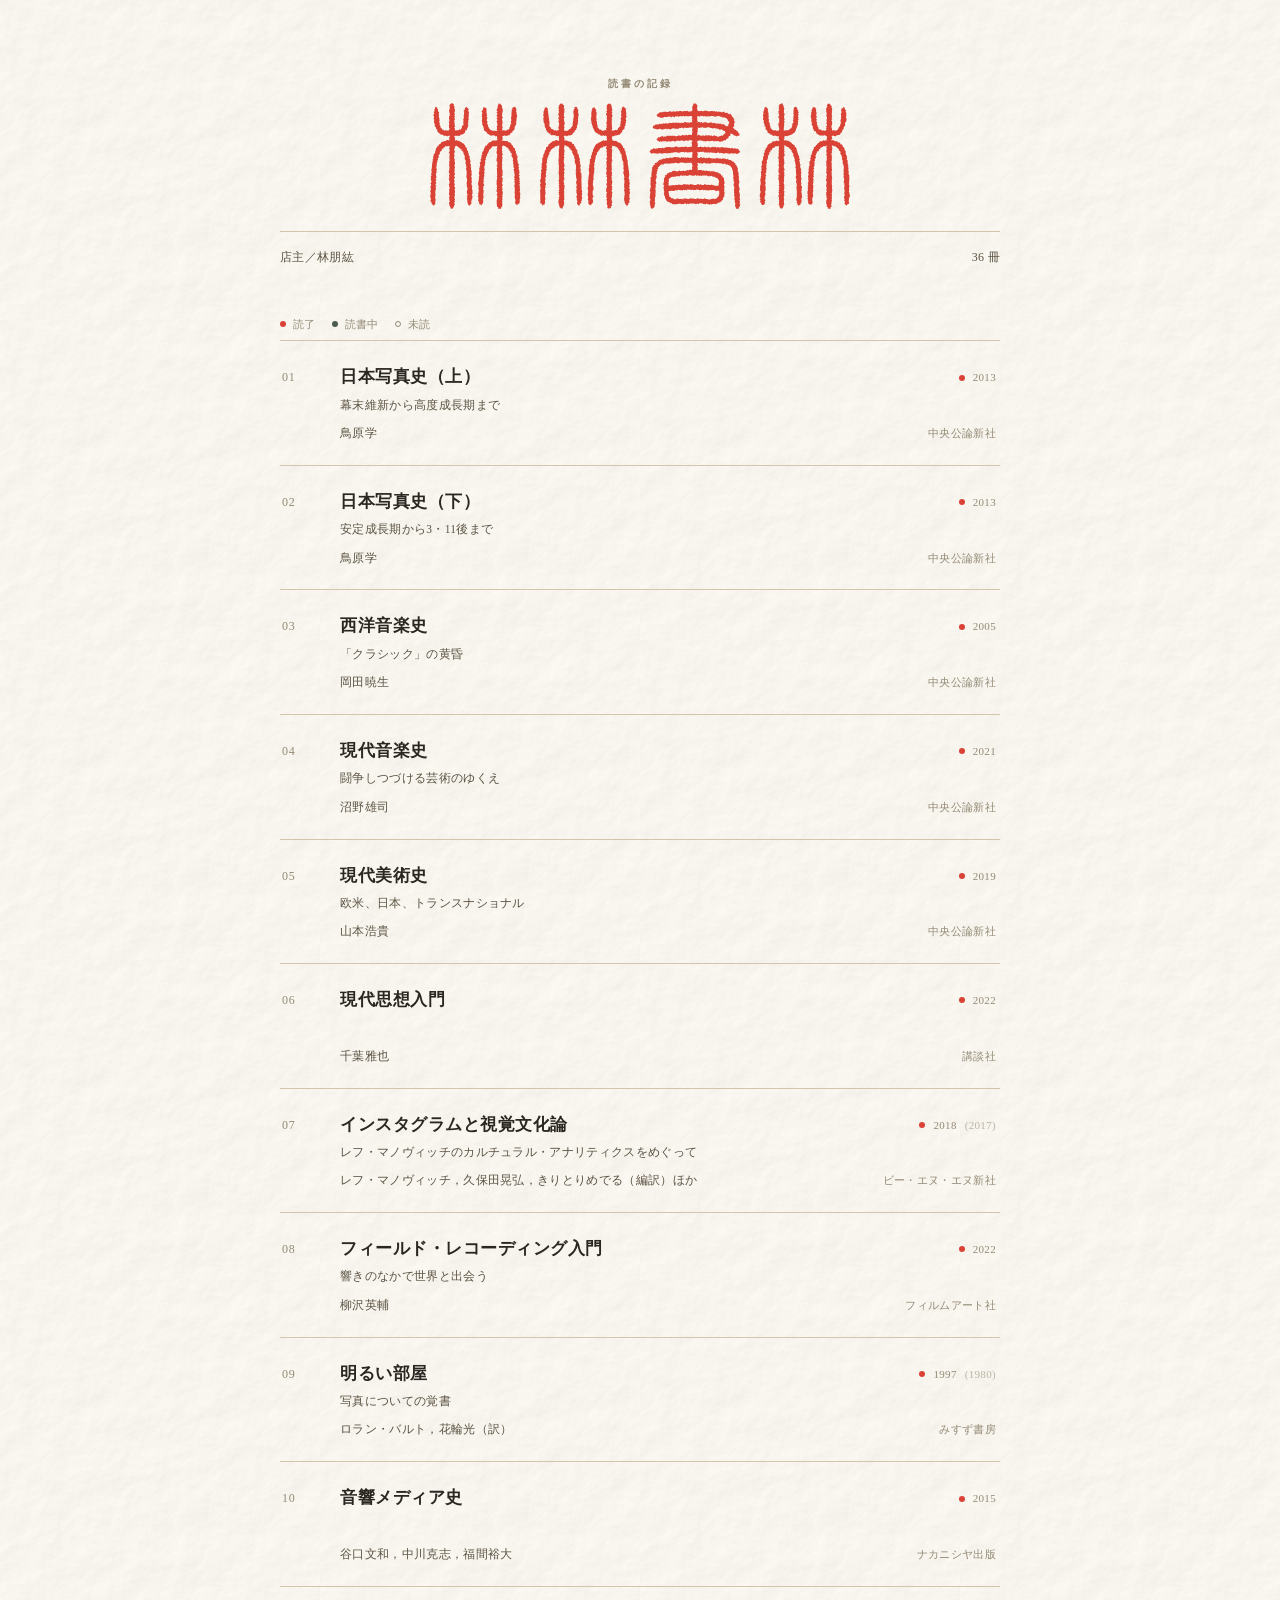
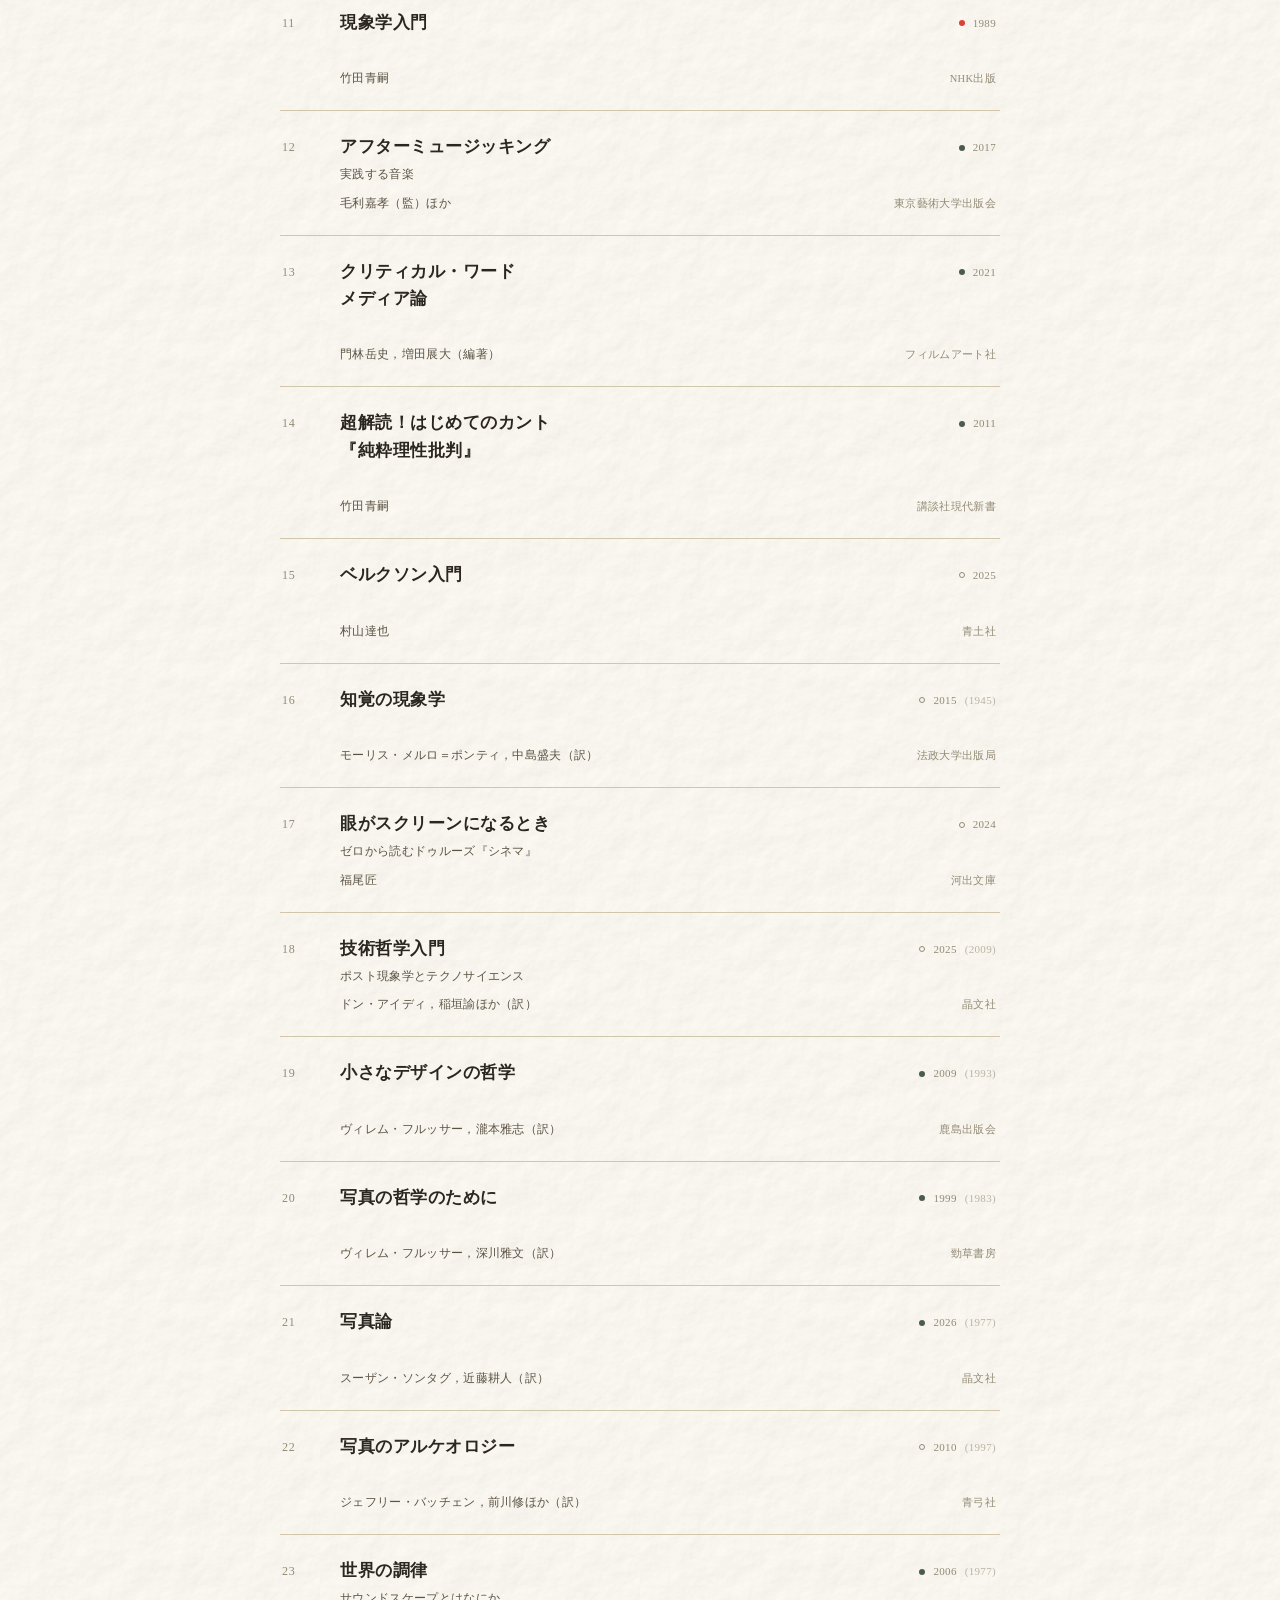
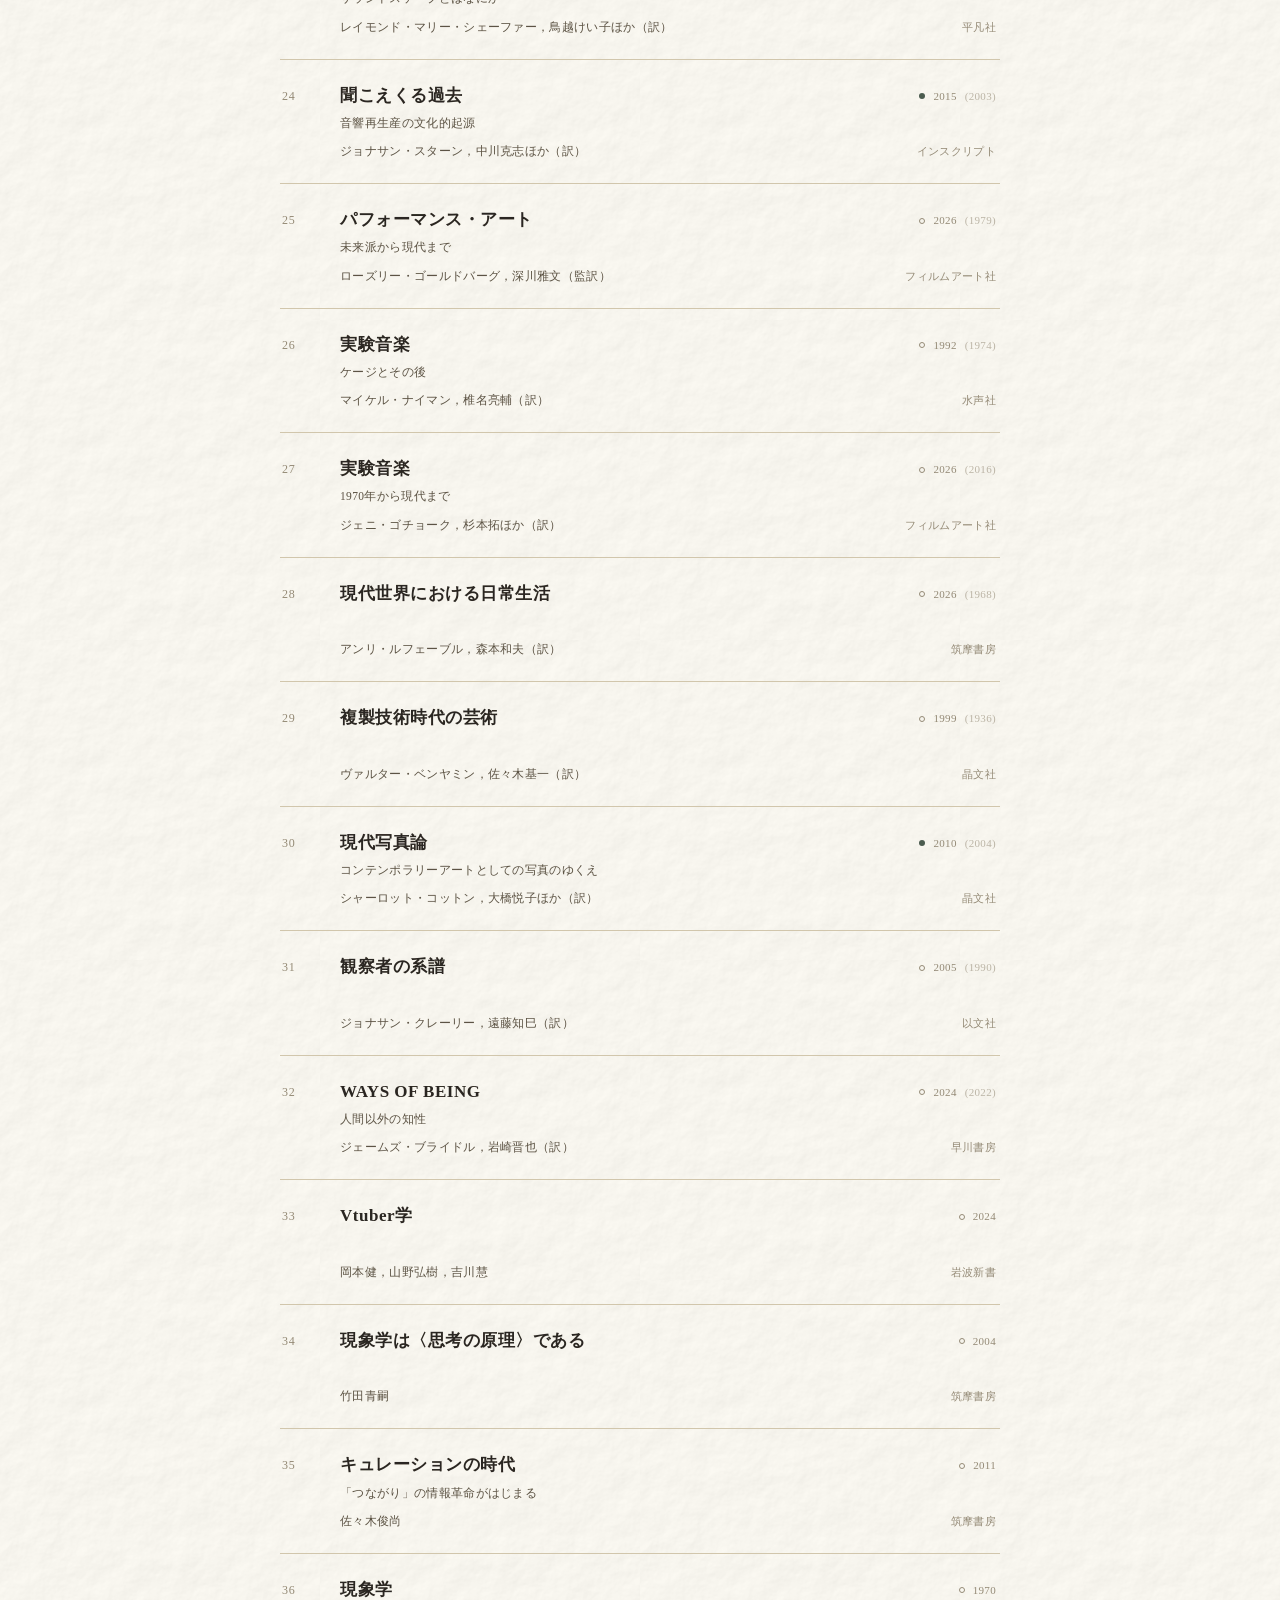
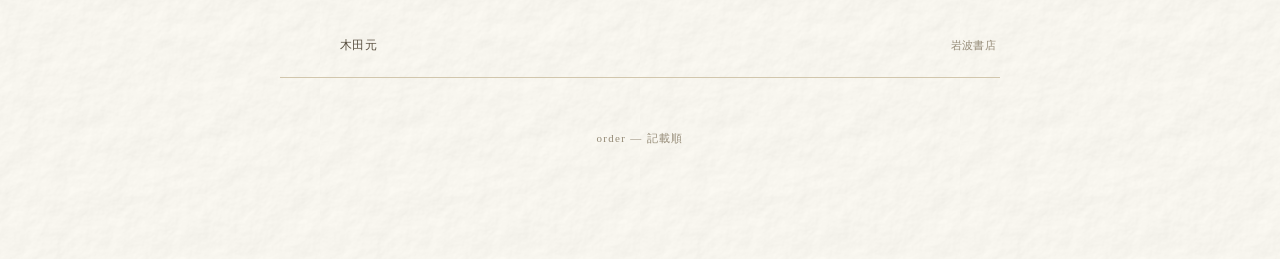
<file: index.html>
<!DOCTYPE html>
<html lang="ja">
<head>
<meta charset="UTF-8" />
<meta name="viewport" content="width=device-width, initial-scale=1.0" />
<link rel="icon" type="image/svg+xml" href="favicon.svg" />
<title>林林書林</title>
<link rel="stylesheet" href="style.css" />
</head>
<body>

<svg width="0" height="0" style="position:absolute; overflow:hidden;">
  <filter id="stamp-bleed" x="-30%" y="-30%" width="160%" height="160%">
    <feTurbulence type="fractalNoise" baseFrequency="0.9" numOctaves="2" seed="7" result="noise"/>
    <feDisplacementMap in="SourceGraphic" in2="noise" scale="0.7" xChannelSelector="R" yChannelSelector="G"/>
  </filter>
  <filter id="text-bleed" x="-20%" y="-20%" width="140%" height="140%">
    <feTurbulence type="fractalNoise" baseFrequency="0.75" numOctaves="2" seed="5" result="noise"/>
    <feDisplacementMap in="SourceGraphic" in2="noise" scale="0.7" xChannelSelector="R" yChannelSelector="G"/>
  </filter>
  <filter id="logo-bleed" x="-20%" y="-20%" width="140%" height="140%">
    <feTurbulence type="fractalNoise" baseFrequency="0.6" numOctaves="2" seed="12" result="noise"/>
    <feDisplacementMap in="SourceGraphic" in2="noise" scale="0.9" xChannelSelector="R" yChannelSelector="G"/>
  </filter>
</svg>

<div class="wrap">

  <header class="site-header">
    <span class="site-header__eyebrow">読書の記録</span>
    <h1 class="site-title">
      <img class="site-logo" src="logo.svg" alt="林林書林">
    </h1>
    <div class="site-meta">
      <span>店主／林朋紘</span>
      <span class="site-meta__count" id="book-count"></span>
    </div>
  </header>

  <ul class="status-legend" aria-label="読書状況の凡例">
    <li><span class="status-dot status-dot--read"></span>読了</li>
    <li><span class="status-dot status-dot--reading"></span>読書中</li>
    <li><span class="status-dot status-dot--unread"></span>未読</li>
  </ul>

  <ul class="book-list" id="book-list"></ul>

  <footer class="site-footer">
    order — 記載順
  </footer>

</div>

<script src="data.js"></script>
<script>
  const listEl = document.getElementById("book-list");
  const countEl = document.getElementById("book-count");
  countEl.textContent = BOOKS.length + " 冊";

  BOOKS.forEach((book, i) => {
    const li = document.createElement("li");
    li.className = "book-row";

    const num = String(i + 1).padStart(2, "0");
    const yearText = book.origYear
      ? `${book.year}<span style="opacity:.6"> (${book.origYear})</span>`
      : `${book.year}`;
    const status = book.status || "read";
    const dotClass = "status-dot--" + status;
    const dotTitle = { read: "読了", reading: "読書中", unread: "未読" }[status];

    li.innerHTML = `
      <a href="book.html?id=${i}">
        <span class="book-row__num">${num}</span>
        <span class="book-row__title">${book.title}</span>
        <span class="book-row__subtitle">${book.subtitle || "&nbsp;"}</span>
        <span class="book-row__author">${book.author}</span>
        <span class="book-row__year">
          <span class="status-dot ${dotClass}" title="${dotTitle}" aria-label="${dotTitle}"></span>
          ${yearText}
        </span>
        ${book.publisher ? `<span class="book-row__publisher">${book.publisher}</span>` : ""}
      </a>
    `;
    listEl.appendChild(li);
  });
</script>
</body>
</html>
</file>
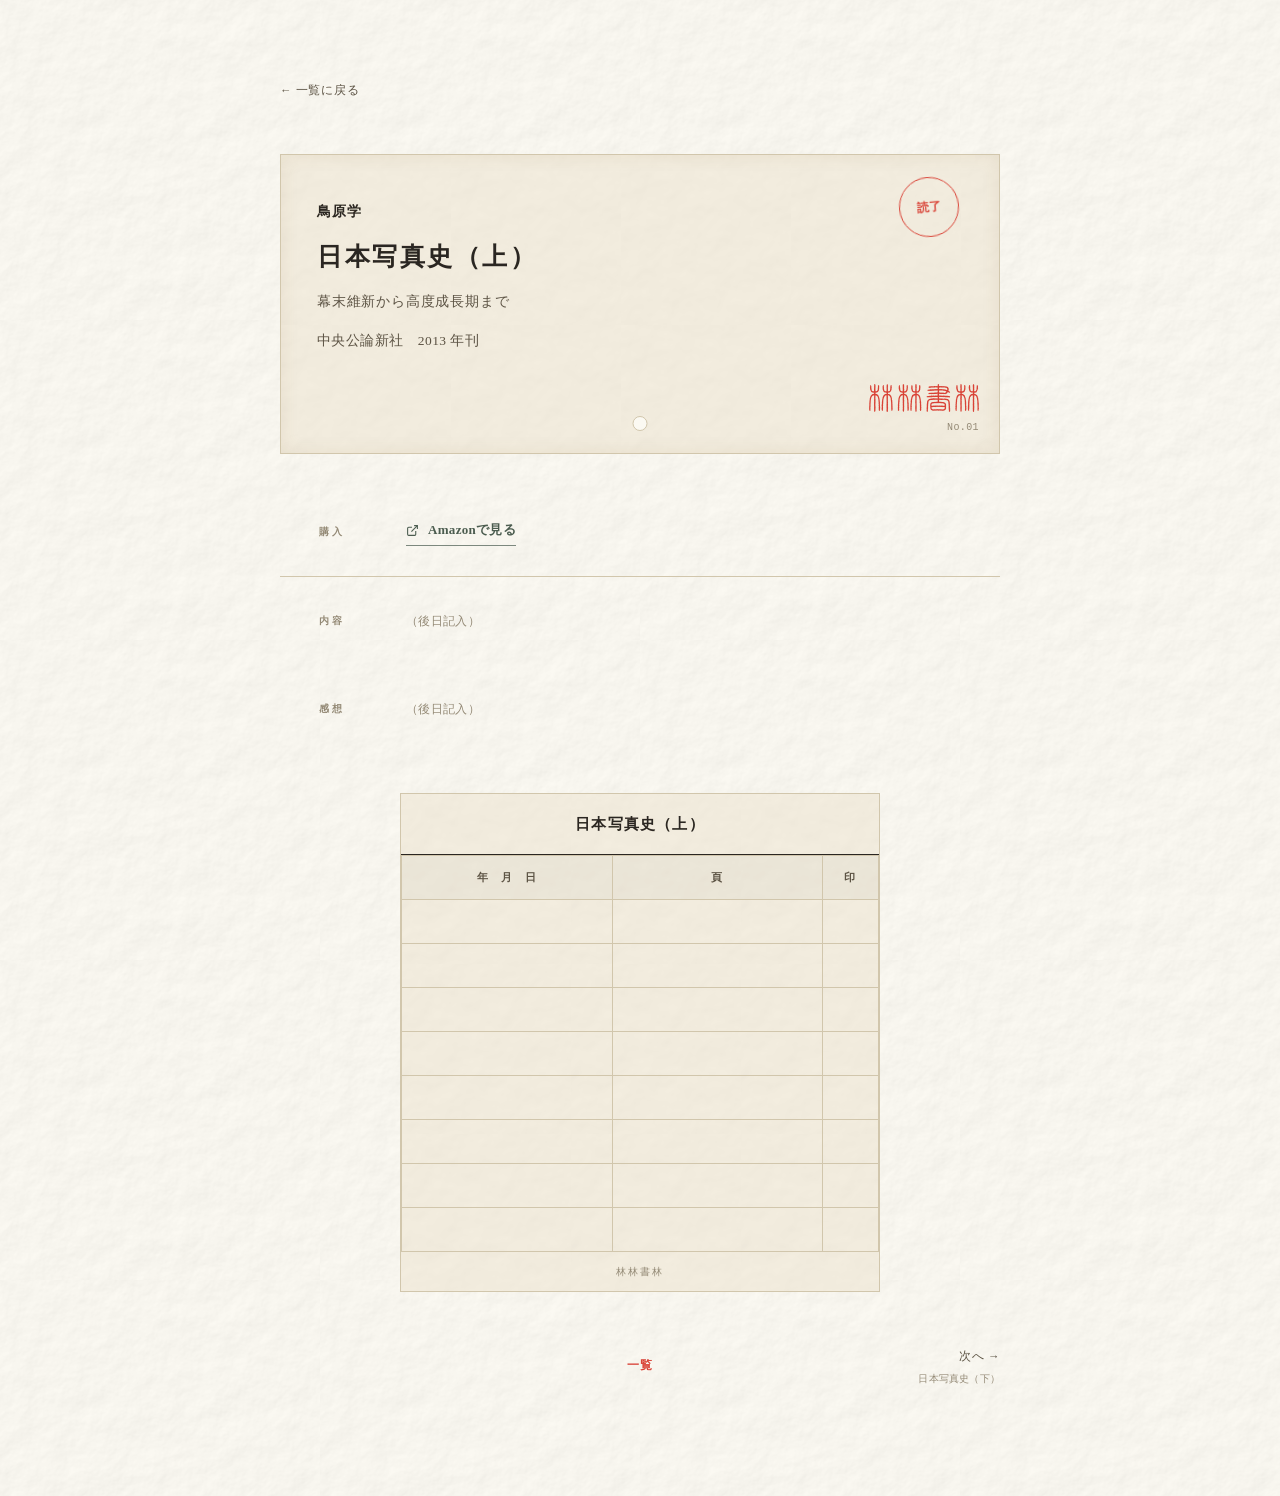
<file: book.html>
<!DOCTYPE html>
<html lang="ja">
<head>
<meta charset="UTF-8" />
<meta name="viewport" content="width=device-width, initial-scale=1.0" />
<link rel="icon" type="image/svg+xml" href="favicon.svg" />
<title id="page-title">林林書林</title>
<link rel="stylesheet" href="style.css" />
</head>
<body>

<svg width="0" height="0" style="position:absolute; overflow:hidden;">
  <filter id="stamp-bleed" x="-30%" y="-30%" width="160%" height="160%">
    <feTurbulence type="fractalNoise" baseFrequency="0.9" numOctaves="2" seed="7" result="noise"/>
    <feDisplacementMap in="SourceGraphic" in2="noise" scale="0.7" xChannelSelector="R" yChannelSelector="G"/>
  </filter>
  <filter id="text-bleed" x="-20%" y="-20%" width="140%" height="140%">
    <feTurbulence type="fractalNoise" baseFrequency="0.75" numOctaves="2" seed="5" result="noise"/>
    <feDisplacementMap in="SourceGraphic" in2="noise" scale="0.7" xChannelSelector="R" yChannelSelector="G"/>
  </filter>
  <filter id="logo-bleed" x="-20%" y="-20%" width="140%" height="140%">
    <feTurbulence type="fractalNoise" baseFrequency="0.6" numOctaves="2" seed="12" result="noise"/>
    <feDisplacementMap in="SourceGraphic" in2="noise" scale="0.9" xChannelSelector="R" yChannelSelector="G"/>
  </filter>
</svg>

<div class="wrap">

  <a href="index.html" class="back-link">&larr; 一覧に戻る</a>

  <article id="detail-root"></article>

  <nav class="pager" id="pager"></nav>

</div>

<script src="data.js"></script>
<script>
  const params = new URLSearchParams(window.location.search);
  let id = parseInt(params.get("id"), 10);
  if (isNaN(id) || id < 0 || id >= BOOKS.length) id = 0;

  const book = BOOKS[id];
  document.getElementById("page-title").textContent = book.title.replace(/\n/g, "") + " ｜ 林林書林";

  const num = String(id + 1).padStart(2, "0");
  const yearLine = book.origYear
    ? `${book.year} 年刊（原著 ${book.origYear} 年）`
    : `${book.year} 年刊`;

  const descText = book.description && book.description.trim()
    ? book.description
    : "（後日記入）";
  const descClass = book.description && book.description.trim() ? "" : " is-empty";

  // 感想は日付付きで増やしていける配列方式。
  // book.impressions = [{ date: "26.7.12", text: "..." }, ...] を data.js に足すたびに1件ずつ増える。
  const impressions = book.impressions || [];
  let impressionsHtml = "";
  if (impressions.length) {
    impressionsHtml = impressions.map((entry, i) => `
      <details class="impression-entry">
        <summary class="impression-entry__date">${entry.date || "（日付未記入）"}</summary>
        <p class="detail-text">${entry.text}</p>
      </details>
    `).join("");
  } else {
    impressionsHtml = `<p class="detail-text is-empty">（後日記入）</p>`;
  }

  const status = book.status || "read";
  const stampClass = "stamp--" + status;
  const stampText = { read: "読了", reading: "読書中", unread: "未読" }[status];
  // A stable pseudo-random angle per book, like individually hand-stamped cards.
  const stampAngle = ((((id + 1) * 37) % 17) - 8) + "deg";

  // 返却期限カード風の読書記録。book.log = [{date:"48.3.-6", page:"32"}, ...] を data.js に足すと埋まる。
  const READING_LOG_ROWS = 8;
  const log = book.log || [];
  let logRowsHtml = "";
  for (let i = 0; i < READING_LOG_ROWS; i++) {
    const entry = log[i];
    if (entry) {
      const logAngle = ((((id + 1) * 37 + (i + 1) * 53) % 21) - 10) + "deg";
      logRowsHtml += `
        <tr>
          <td><span class="return-card__value">${entry.date}</span></td>
          <td><span class="return-card__value">${entry.page || ""}</span></td>
          <td class="return-card__stampcol"><span class="return-card__stamp" style="--stamp-angle: ${logAngle}"></span></td>
        </tr>`;
    } else {
      logRowsHtml += `<tr><td>&nbsp;</td><td></td><td></td></tr>`;
    }
  }

  document.getElementById("detail-root").innerHTML = `
    <div class="catalog-card">
      <div class="catalog-card__entry">
        <p class="catalog-card__author">${book.author}</p>
        <p class="catalog-card__title">${book.title}</p>
        ${book.subtitle ? `<p class="catalog-card__subtitle">${book.subtitle}</p>` : ""}
        <p class="catalog-card__pub">${book.publisher ? book.publisher + "　" : ""}${yearLine}</p>
      </div>

      <div class="stamp ${stampClass}" style="--stamp-angle: ${stampAngle}">${stampText}</div>
      <div class="catalog-card__hole"></div>
      <div class="catalog-card__reg-wrap">
        <img class="catalog-card__logo" src="logo.svg" alt="林林書林">
        <span class="catalog-card__reg">No.${num}</span>
      </div>
    </div>

    <div class="detail-body">
      <section class="detail-section">
        <span class="detail-section__label">購入</span>
        <a class="amazon-link" href="${book.amazon}" target="_blank" rel="noopener noreferrer">
          <svg viewBox="0 0 24 24" fill="none" stroke="currentColor" stroke-width="2">
            <path d="M18 13v6a2 2 0 0 1-2 2H5a2 2 0 0 1-2-2V8a2 2 0 0 1 2-2h6" />
            <polyline points="15 3 21 3 21 9" />
            <line x1="10" y1="14" x2="21" y2="3" />
          </svg>
          Amazonで見る
        </a>
      </section>

      <section class="detail-section">
        <span class="detail-section__label">内容</span>
        <p class="detail-text${descClass}">${descText}</p>
      </section>

      <section class="detail-section detail-section--impressions">
        <span class="detail-section__label">感想</span>
        <div class="detail-impressions">
          ${impressionsHtml}
        </div>
      </section>
    </div>

    <section class="return-card">
      <div class="return-card__title">${book.title.replace(/\n/g, "")}</div>
      <table class="return-card__table">
        <thead>
          <tr>
            <th>年　月　日</th>
            <th>頁</th>
            <th class="return-card__stampcol">印</th>
          </tr>
        </thead>
        <tbody>
          ${logRowsHtml}
        </tbody>
      </table>
      <div class="return-card__footer">林林書林</div>
    </section>
  `;

  const hasPrev = id > 0;
  const hasNext = id < BOOKS.length - 1;
  const prevBook = hasPrev ? BOOKS[id - 1] : null;
  const nextBook = hasNext ? BOOKS[id + 1] : null;

  document.getElementById("pager").innerHTML = `
    <a class="pager__link pager__link--prev ${hasPrev ? "" : "pager__link--disabled"}"
       href="${hasPrev ? `book.html?id=${id - 1}` : "#"}">
      <span>&larr; 前へ</span>
      ${hasPrev ? `<span class="pager__label-title">${prevBook.title}</span>` : ""}
    </a>
    <a class="pager__home" href="index.html">一覧</a>
    <a class="pager__link pager__link--next ${hasNext ? "" : "pager__link--disabled"}"
       href="${hasNext ? `book.html?id=${id + 1}` : "#"}">
      <span>次へ &rarr;</span>
      ${hasNext ? `<span class="pager__label-title">${nextBook.title}</span>` : ""}
    </a>
  `;
</script>
</body>
</html>
</file>
<file: style.css>
:root {
  --paper: #fbf9f2;
  --ink: #2b2620;
  --ink-soft: #5c5344;
  --ink-faint: #948a76;
  --line: #d1c6ac;
  --line-soft: rgba(91, 78, 55, 0.18);
  --accent: #4b5c4f;
  --accent-soft: #7c887e;
  --stamp: #d94236;;
  --serif-display: "CompositeMincho", "游明朝", "Yu Mincho", YuMincho, serif;
  --font-base: "CompositeMincho", "游明朝", "Yu Mincho", YuMincho, serif;
}

@font-face {
  font-family: "CompositeMincho";
  font-weight: 400;
  src: local("Times New Roman"), local("Times");
  unicode-range: U+0000-024F, U+2000-206F, U+2070-209F, U+20A0-20CF;
}
@font-face {
  font-family: "CompositeMincho";
  font-weight: 500;
  src: local("Times New Roman Bold"), local("Times New Roman"), local("Times");
  unicode-range: U+0000-024F, U+2000-206F, U+2070-209F, U+20A0-20CF;
}
@font-face {
  font-family: "CompositeMincho";
  font-weight: 400;
  src: local("游明朝"), local("Yu Mincho"), local("YuMincho"), local("Hiragino Mincho ProN");
  unicode-range: U+3000-30FF, U+3400-4DBF, U+4E00-9FFF, U+F900-FAFF, U+FF00-FFEF;
}
@font-face {
  font-family: "CompositeMincho";
  font-weight: 700;
  src: local("游明朝 Demibold"), local("Yu Mincho Demibold"), local("游明朝"), local("Yu Mincho"), local("YuMincho"), local("Hiragino Mincho ProN");
  unicode-range: U+3000-30FF, U+3400-4DBF, U+4E00-9FFF, U+F900-FAFF, U+FF00-FFEF;
}

* { box-sizing: border-box; }
html { scroll-behavior: smooth; }

body {
  margin: 0;
  position: relative;
  font-family: var(--font-base);
  background-color: var(--paper);
  color: var(--ink);
  line-height: 1.9;
  letter-spacing: 0.02em;
  -webkit-font-smoothing: antialiased;
}

.site-header__eyebrow,
.site-title,
.site-meta,
.book-row__num,
.book-row__title,
.book-row__subtitle,
.book-row__author,
.book-row__year,
.book-row__publisher,
.site-footer,
.back-link,
.catalog-card__author,
.catalog-card__title,
.catalog-card__subtitle,
.catalog-card__pub,
.catalog-card__reg,
.detail-section__label,
.amazon-link,
.detail-text,
.detail-date,
.pager__link,
.pager__home {
  filter: url(#text-bleed);
}

body::after {
  content: "";
  position: absolute;
  inset: 0;
  pointer-events: none;
  z-index: 0;
  mix-blend-mode: multiply;
  opacity: .38;
  background-image: url("data:image/svg+xml,%3Csvg xmlns='http://www.w3.org/2000/svg' width='320' height='320'%3E%3Cfilter id='p'%3E%3CfeTurbulence type='fractalNoise' baseFrequency='0.035' numOctaves='5' seed='7' stitchTiles='stitch' result='n'/%3E%3CfeDiffuseLighting in='n' lighting-color='white' surfaceScale='1.5' diffuseConstant='1.1' result='l'%3E%3CfeDistantLight azimuth='235' elevation='55'/%3E%3C/feDiffuseLighting%3E%3C/filter%3E%3Crect width='100%25' height='100%25' filter='url(%23p)'/%3E%3C/svg%3E");
  background-size: 320px 320px;
}

::selection { background: rgba(161, 61, 40, 0.15); }
a { color: inherit; text-decoration: none; }

.wrap {
  position: relative;
  z-index: 1;
  width: min(100% - 40px, 720px);
  margin: 0 auto;
  padding: 74px 0 110px;
}

.site-header { margin-bottom: 46px; }

.site-header__eyebrow,
.detail-section__label {
  display: block;
  font-size: 10px;
  font-weight: 600;
  letter-spacing: .3em;
  text-transform: uppercase;
  text-align: center;
  color: var(--ink-faint);
}

.site-header__eyebrow { margin-bottom: 10px; }

.site-title {
  font-family: var(--serif-display);
  font-size: clamp(28px, 4.5vw, 38px);
  font-weight: 600;
  line-height: 1.4;
  letter-spacing: .1em;
  margin: 0 0 22px;
}

.site-logo {
  display: block;
  width: clamp(240px, 55vw, 420px);
  height: auto;
  margin: 0 auto;
  filter: url(#logo-bleed);
}

.site-meta {
  display: grid;
  grid-template-columns: 1fr auto;
  gap: 18px;
  align-items: end;
  padding-top: 14px;
  border-top: 1px solid var(--line);
  font-size: 12px;
  color: var(--ink-soft);
}
.site-meta__count { font-variant-numeric: tabular-nums; }

.status-legend {
  display: flex;
  flex-wrap: wrap;
  gap: 8px 16px;
  margin: 0 0 6px;
  padding: 0;
  list-style: none;
  font-size: 10.5px;
  color: var(--ink-faint);
}
.status-legend li { display: inline-flex; align-items: center; gap: 7px; }

.book-list { list-style: none; margin: 0; padding: 0; }
.book-row { margin: 0; border-bottom: 1px solid var(--line); }
.book-row:first-child { border-top: 1px solid var(--line); }

.book-row a {
  display: grid;
  grid-template-columns: 40px minmax(0, 1fr) auto;
  grid-template-areas:
    "num title year"
    "num subtitle year"
    "num author publisher";
  column-gap: 18px;
  row-gap: 5px;
  padding: 22px 4px 21px 2px;
  transition: background-color .15s ease;
}

.book-row a:hover,
.book-row a:focus-visible { background: rgba(91, 78, 55, .05); }
.book-row a:focus-visible { outline: 1px solid var(--accent-soft); outline-offset: -2px; }

.book-row__num {
  grid-area: num;
  font-family: var(--serif-display);
  font-size: 12px;
  color: var(--ink-faint);
  font-variant-numeric: tabular-nums;
  letter-spacing: .06em;
  padding-top: 3px;
}
.book-row__title {
  grid-area: title;
  font-family: var(--serif-display);
  font-size: 17px;
  font-weight: 600;
  line-height: 1.6;
  letter-spacing: .03em;
  overflow-wrap: anywhere;
  white-space: pre-line;
}
.book-row__subtitle { grid-area: subtitle; font-size: 11.5px; line-height: 1.6; color: var(--ink-soft); }
.book-row__author { grid-area: author; margin-top: 5px; font-size: 12px; line-height: 1.6; color: var(--ink-soft); }
.book-row__year {
  grid-area: year;
  justify-self: end;
  align-self: start;
  display: inline-flex;
  align-items: center;
  gap: 8px;
  font-size: 11px;
  color: var(--ink-faint);
  white-space: nowrap;
  font-variant-numeric: tabular-nums;
  padding-top: 4px;
}
.book-row__publisher { grid-area: publisher; justify-self: end; align-self: end; margin-top: 5px; font-size: 10.5px; color: var(--ink-faint); white-space: nowrap; }

.status-dot { width: 6px; height: 6px; border-radius: 50%; flex: 0 0 auto; display: inline-block; }
.status-dot--read { background: var(--stamp); }
.status-dot--reading { background: var(--accent); }
.status-dot--unread { background: transparent; border: 1px solid var(--ink-faint); }

.site-footer { margin-top: 50px; font-family: var(--serif-display); font-size: 11px; color: var(--ink-faint); letter-spacing: .12em; text-align: center; }

.back-link {
  display: inline-flex;
  align-items: center;
  gap: 8px;
  margin-bottom: 52px;
  font-size: 11.5px;
  letter-spacing: .06em;
  color: var(--ink-soft);
  transition: color .15s ease;
}
.back-link:hover { color: var(--stamp); }


.catalog-card {
  position: relative;
  isolation: isolate;
  min-height: 300px;
  background: #f6f0e2;
  border: 1px solid var(--line);
  padding: 44px 36px 52px;
  margin-bottom: 34px;
  overflow: hidden;
}

.catalog-card::before {
  content: "";
  position: absolute;
  inset: 0;
  z-index: 0;
  pointer-events: none;
  mix-blend-mode: multiply;
  opacity: .32;
  background-image:
    url("data:image/svg+xml,%3Csvg xmlns='http://www.w3.org/2000/svg' width='170' height='170'%3E%3Cfilter id='cg'%3E%3CfeTurbulence type='fractalNoise' baseFrequency='0.035' numOctaves='3' seed='31' stitchTiles='stitch' result='n'/%3E%3CfeDiffuseLighting in='n' lighting-color='white' surfaceScale='1.1' diffuseConstant='1' result='l'%3E%3CfeDistantLight azimuth='250' elevation='60'/%3E%3C/feDiffuseLighting%3E%3C/filter%3E%3Crect width='100%25' height='100%25' filter='url(%23cg)'/%3E%3C/svg%3E");
  background-size: 170px 170px;
}
.catalog-card::after {
  content: "";
  position: absolute;
  inset: 0;
  z-index: 0;
  pointer-events: none;
  box-shadow: inset 0 0 18px rgba(150, 108, 45, .1);
}

.stamp,
.catalog-card__hole,
.catalog-card__reg,
.catalog-card__reg-wrap,
.catalog-card__logo {
  position: relative;
  z-index: 1;
}

.catalog-card__entry {
  position: relative;
  z-index: 1;
  display: flex;
  flex-direction: column;
  gap: 11px;
  padding-right: 104px;
}

.catalog-card__author {
  margin: 0;
  font-family: var(--serif-display);
  font-weight: 700;
  font-size: 14px;
  letter-spacing: .06em;
}

.catalog-card__title {
  margin: 0;
  font-family: var(--serif-display);
  font-weight: 600;
  font-size: 25px;
  line-height: 1.65;
  letter-spacing: .1em;
  white-space: pre-line;
}

.catalog-card__subtitle {
  margin: 0;
  font-size: 13.5px;
  letter-spacing: .06em;
  color: var(--ink-soft);
}

.catalog-card__pub {
  margin: 3px 0 0;
  font-size: 13.5px;
  letter-spacing: .03em;
  color: var(--ink-soft);
  font-variant-numeric: tabular-nums;
}

.catalog-card .stamp {
  position: absolute;
  top: 22px;
  right: 40px;
  bottom: auto;
  left: auto;
}

.catalog-card__hole {
  position: absolute;
  bottom: 22px;
  left: 50%;
  transform: translateX(-50%);
  width: 15px;
  height: 15px;
  border-radius: 50%;
  background: var(--paper);
  border: 1px solid var(--line);
}

.catalog-card__reg-wrap {
  position: absolute;
  bottom: 16px;
  right: 20px;
  display: flex;
  flex-direction: column;
  align-items: flex-end;
  gap: 6px;
}

.catalog-card__logo {
  display: block;
  width: 110px;
  height: auto;
  filter: url(#logo-bleed);
}

.catalog-card__reg {
  font-family: "Courier New", Courier, monospace;
  font-size: 10px;
  letter-spacing: .04em;
  color: var(--ink-faint);
}

.stamp {
  position: absolute;
  top: 4px;
  right: 4px;
  width: 60px;
  height: 60px;
  border-radius: 50%;
  display: grid;
  place-items: center;
  font-family: var(--serif-display);
  font-size: 11.5px;
  font-weight: 700;
  line-height: 1.3;
  letter-spacing: .04em;
  text-align: center;
  transform: rotate(var(--stamp-angle, -6deg));
  background: transparent;
  filter: url(#stamp-bleed);
}

.stamp--read {
  color: var(--stamp);
  border: 1.4px solid var(--stamp);
}
.stamp--reading {
  color: var(--accent);
  border: 1.4px solid var(--accent);
}
.stamp--unread {
  color: var(--ink-faint);
  border: 1.4px dashed var(--ink-faint);
}

.detail-body { margin-top: 6px; }
.detail-section { display: grid; grid-template-columns: 100px minmax(0, 1fr); gap: 24px; padding: 30px 2px; border-bottom: 1px solid var(--line); }
.detail-section--impressions { border-bottom: none; }
.detail-section:has(+ .detail-section--impressions) { border-bottom: none; }
.detail-section__label { padding-top: 4px; }
.detail-section__label { padding-top: 4px; }
.amazon-link { width: fit-content; display: inline-flex; align-items: center; gap: 9px; font-size: 13px; font-weight: 600; color: var(--accent); border-bottom: 1px solid var(--accent-soft); padding-bottom: 2px; transition: color .15s ease, border-color .15s ease; }
.amazon-link:hover { color: var(--stamp); border-color: var(--stamp); }
.amazon-link svg { width: 13px; height: 13px; }
.detail-text {
  margin: 0;
  font-size: 14px;
  line-height: 28px;
  white-space: pre-wrap;
  text-align: justify;
  background-image: linear-gradient(to bottom, transparent 27px, var(--line-soft) 27px, var(--line-soft) 28px, transparent 28px);
  background-size: 100% 28px;
  background-repeat: repeat-y;
  background-origin: content-box;
}
.detail-text a {text-decoration: underline; text-underline-offset: 2px; text-decoration-thickness: 0.5px}
.detail-text.is-empty { color: var(--ink-faint); font-size: 12px; background-image: none; }

.detail-date {
  margin: 6px 0 0;
  text-align: right;
  font-family: var(--serif-display);
  font-size: 12px;
  letter-spacing: .06em;
  color: var(--ink-faint);
  font-variant-numeric: tabular-nums;
}

.impression-entry {
  border-bottom: 1px dashed var(--line);
}
.impression-entry:first-of-type {
  border-top: 1px dashed var(--line);
}
.impression-entry .detail-text {
  padding: 4px 0 18px;
}

.impression-entry__date {
  display: flex;
  align-items: center;
  gap: 10px;
  padding: 14px 24px 14px 0;
  cursor: pointer;
  font-family: var(--serif-display);
  font-size: 13px;
  font-weight: 700;
  letter-spacing: .05em;
  color: var(--ink-soft);
  filter: url(#text-bleed);
}

.impression-entry__date::after {
  content: "＋ ひらく";
  right: 2px;
  font-size: 11px;
  color: var(--ink-faint);
}
.impression-entry[open] > .impression-entry__date::after {
  content: "− とじる";
}
.impression-entry__date:hover {
  color: var(--stamp);
}

.detail-impressions .detail-text-wrap + .detail-text-wrap {
  margin-top: 26px;
  padding-top: 26px;
  border-top: 1px dashed var(--line);
}

.return-card {
  position: relative;
  isolation: isolate;
  background: #f6f0e2;
  border: 1px solid var(--line);
  margin: 40px auto 0;
  max-width: 480px;
  overflow: hidden;
}

.return-card::before {
  content: "";
  position: absolute;
  inset: 0;
  z-index: 0;
  pointer-events: none;
  mix-blend-mode: multiply;
  opacity: .32;
  background-image:
    url("data:image/svg+xml,%3Csvg xmlns='http://www.w3.org/2000/svg' width='170' height='170'%3E%3Cfilter id='rg'%3E%3CfeTurbulence type='fractalNoise' baseFrequency='0.035' numOctaves='3' seed='44' stitchTiles='stitch' result='n'/%3E%3CfeDiffuseLighting in='n' lighting-color='white' surfaceScale='1.1' diffuseConstant='1' result='l'%3E%3CfeDistantLight azimuth='250' elevation='60'/%3E%3C/feDiffuseLighting%3E%3C/filter%3E%3Crect width='100%25' height='100%25' filter='url(%23rg)'/%3E%3C/svg%3E");
  background-size: 170px 170px;
}

.return-card__title,
.return-card__table,
.return-card__footer {
  position: relative;
  z-index: 1;
}

.return-card__title {
  text-align: center;
  font-family: var(--serif-display);
  font-weight: 700;
  font-size: 15px;
  letter-spacing: .08em;
  padding: 16px 20px;
  border-bottom: 1px solid var(--ink);
  filter: url(#text-bleed);
}

.return-card__table {
  width: 100%;
  border-collapse: collapse;
  table-layout: fixed;
}

.return-card__table th,
.return-card__table td {
  position: relative;
  border: 1px solid var(--line);
  padding: 9px 10px;
  font-size: 12.5px;
  text-align: center;
  vertical-align: middle;
  font-variant-numeric: tabular-nums;
  height: 44px;
}

.return-card__table th {
  font-weight: 600;
  font-size: 11px;
  letter-spacing: .1em;
  color: var(--ink-soft);
  background: rgba(43, 38, 32, .03);
}

.return-card__value {
  position: absolute;
  inset: 9px 10px;
  display: flex;
  align-items: center;
  justify-content: center;
  font-family: var(--serif-display);
  font-weight: 700;
  font-size: 13.5px;
  letter-spacing: .04em;
  line-height: 1.3;
  filter: url(#text-bleed);
}

.return-card__table th:first-child,
.return-card__table th:nth-child(2),
.return-card__table td:first-child,
.return-card__table td:nth-child(2) {
  width: calc((100% - 56px) / 2);
}

.return-card__stampcol { width: 56px; }

.return-card__stamp {
  position: absolute;
  top: 50%;
  left: 50%;
  width: 40px;
  height: 40px;
  margin: -15px 0 0 -15px;
  background-image: url("stamp.svg");
  background-size: contain;
  background-repeat: no-repeat;
  background-position: center;
  transform: rotate(var(--stamp-angle, -6deg));
  filter: url(#stamp-bleed);
}

.return-card__footer {
  text-align: center;
  padding: 10px;
  font-family: var(--serif-display);
  font-size: 10px;
  letter-spacing: .18em;
  color: var(--ink-faint);
  filter: url(#text-bleed);
}

.pager {
  display: grid;
  grid-template-columns: 1fr auto 1fr;
  align-items: center;
  margin-top: 54px;
  font-size: 11.5px;
  letter-spacing: .05em;
}
.pager__link { color: var(--ink-soft); transition: color .15s ease; }
.pager__link:hover { color: var(--stamp); }
.pager__link--prev { justify-self: start; }
.pager__link--next { justify-self: end; text-align: right; }
.pager__link--disabled { visibility: hidden; }
.pager__home { justify-self: center; color: var(--stamp); font-weight: 600; }
.pager__label-title { display: block; max-width: 180px; margin-top: 4px; color: var(--ink-faint); font-family: var(--serif-display); font-size: 10px; line-height: 1.45; letter-spacing: .02em; }

@media (max-width: 620px) {
  .wrap { width: min(100% - 32px, 720px); padding: 46px 0 84px; }
  .site-header { margin-bottom: 34px; }
  .site-title { font-size: 27px; margin-bottom: 16px; }
  .status-legend { gap: 6px 13px; }
  .book-row a {
    grid-template-columns: 28px minmax(0, 1fr);
    grid-template-areas:
      "num title"
      "num subtitle"
      "num author"
      "num year"
      "num publisher";
    padding: 19px 2px;
    column-gap: 10px;
  }
  .book-row__title { font-size: 15.5px; }
  .book-row__year,
  .book-row__publisher { justify-self: start; padding-top: 3px; }
  .catalog-card { padding: 36px 22px 60px; min-height: 280px; }
  .catalog-card__entry { padding-right: 84px; }
  .catalog-card__title { font-size: 16.5px; letter-spacing: .06em; }
  .catalog-card .stamp { top: 12px; right: 20px; }
  .catalog-card__reg-wrap { right: 22px; }
  .detail-section { grid-template-columns: 1fr; gap: 10px; padding: 24px 2px; }
  .return-card__title { font-size: 13.5px; padding: 13px 14px; }
  .return-card__table th,
  .return-card__table td { padding: 7px 6px; font-size: 11.5px; }
  .return-card__value { inset: 7px 6px; }
  .return-card__stampcol { width: 44px; }
  .return-card__table th:first-child,
  .return-card__table th:nth-child(2),
  .return-card__table td:first-child,
  .return-card__table td:nth-child(2) { width: calc((100% - 44px) / 2); }
  .return-card__stamp { width: 38px; height: 38px; margin: -12px 0 0 -12px; }
  .pager__label-title { display: none; }
}

@media (prefers-reduced-motion: reduce) {
  * { transition: none !important; scroll-behavior: auto !important; }
}
</file>
